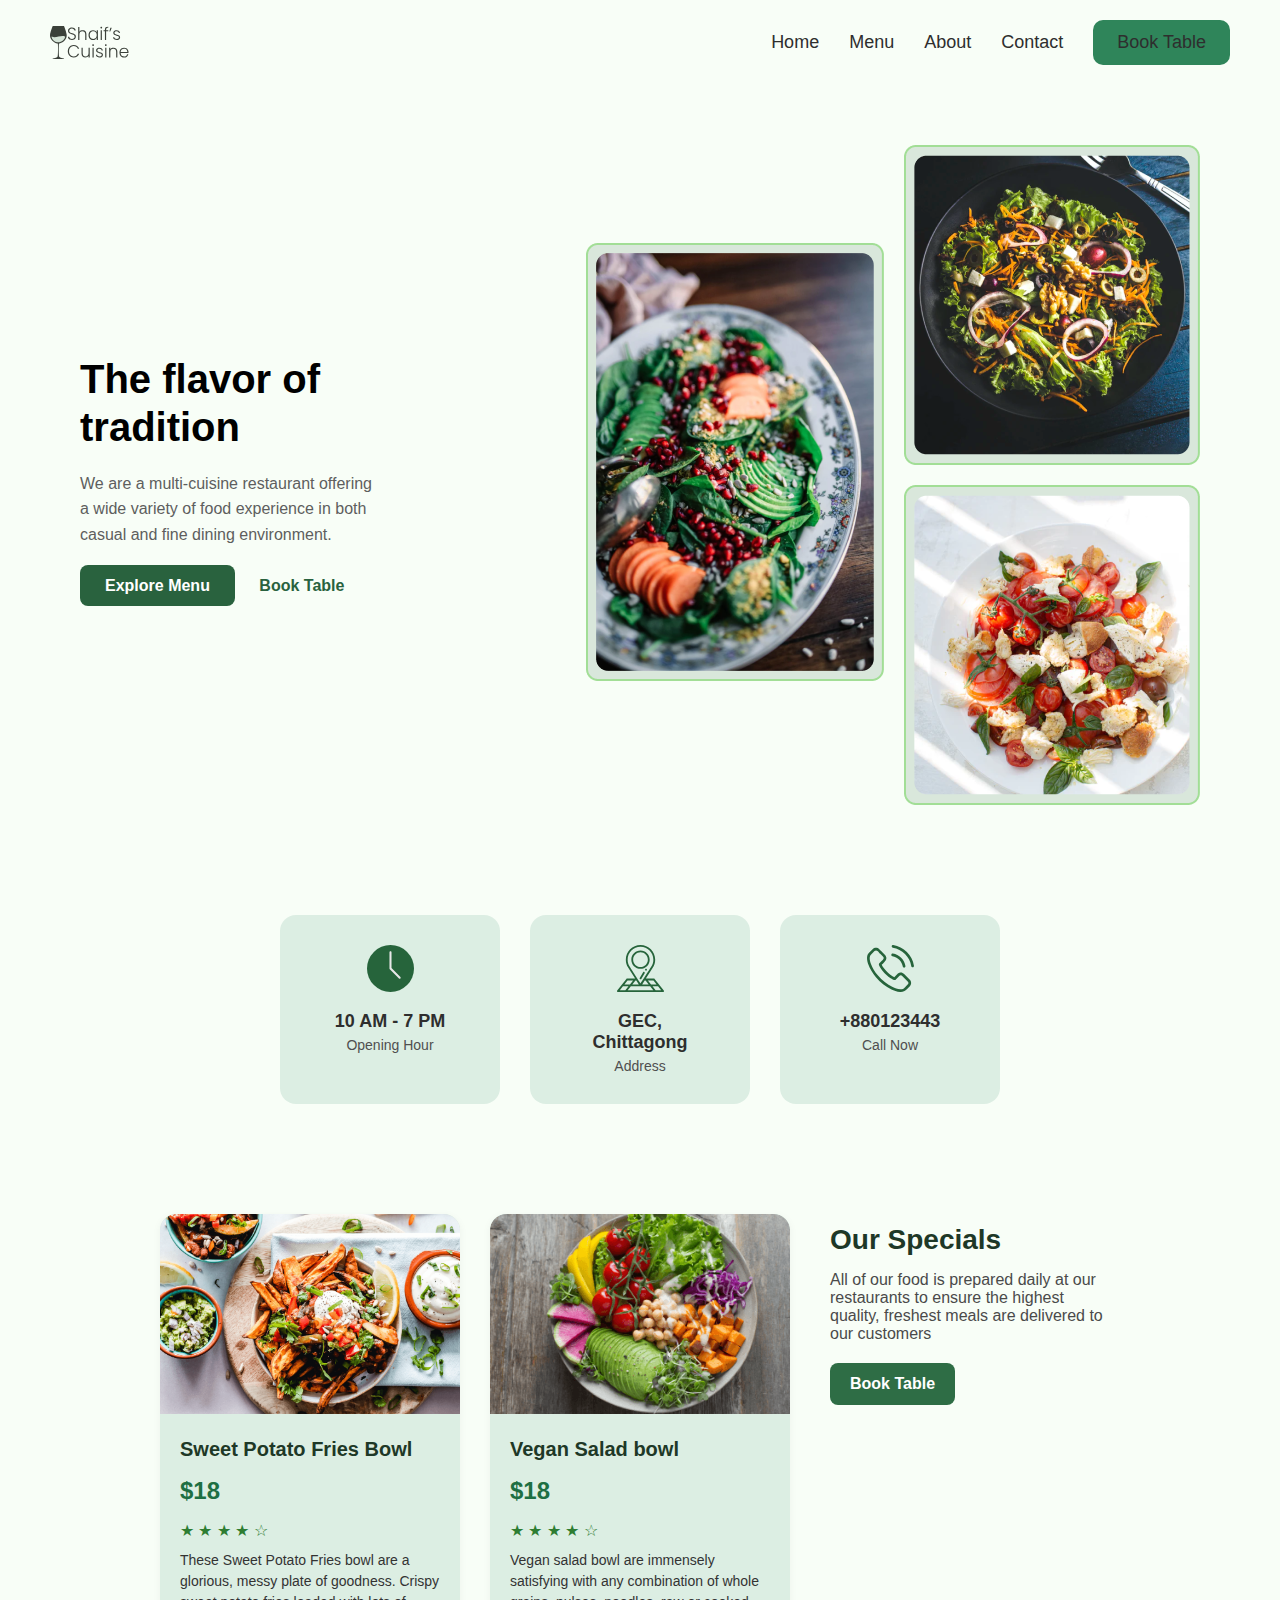
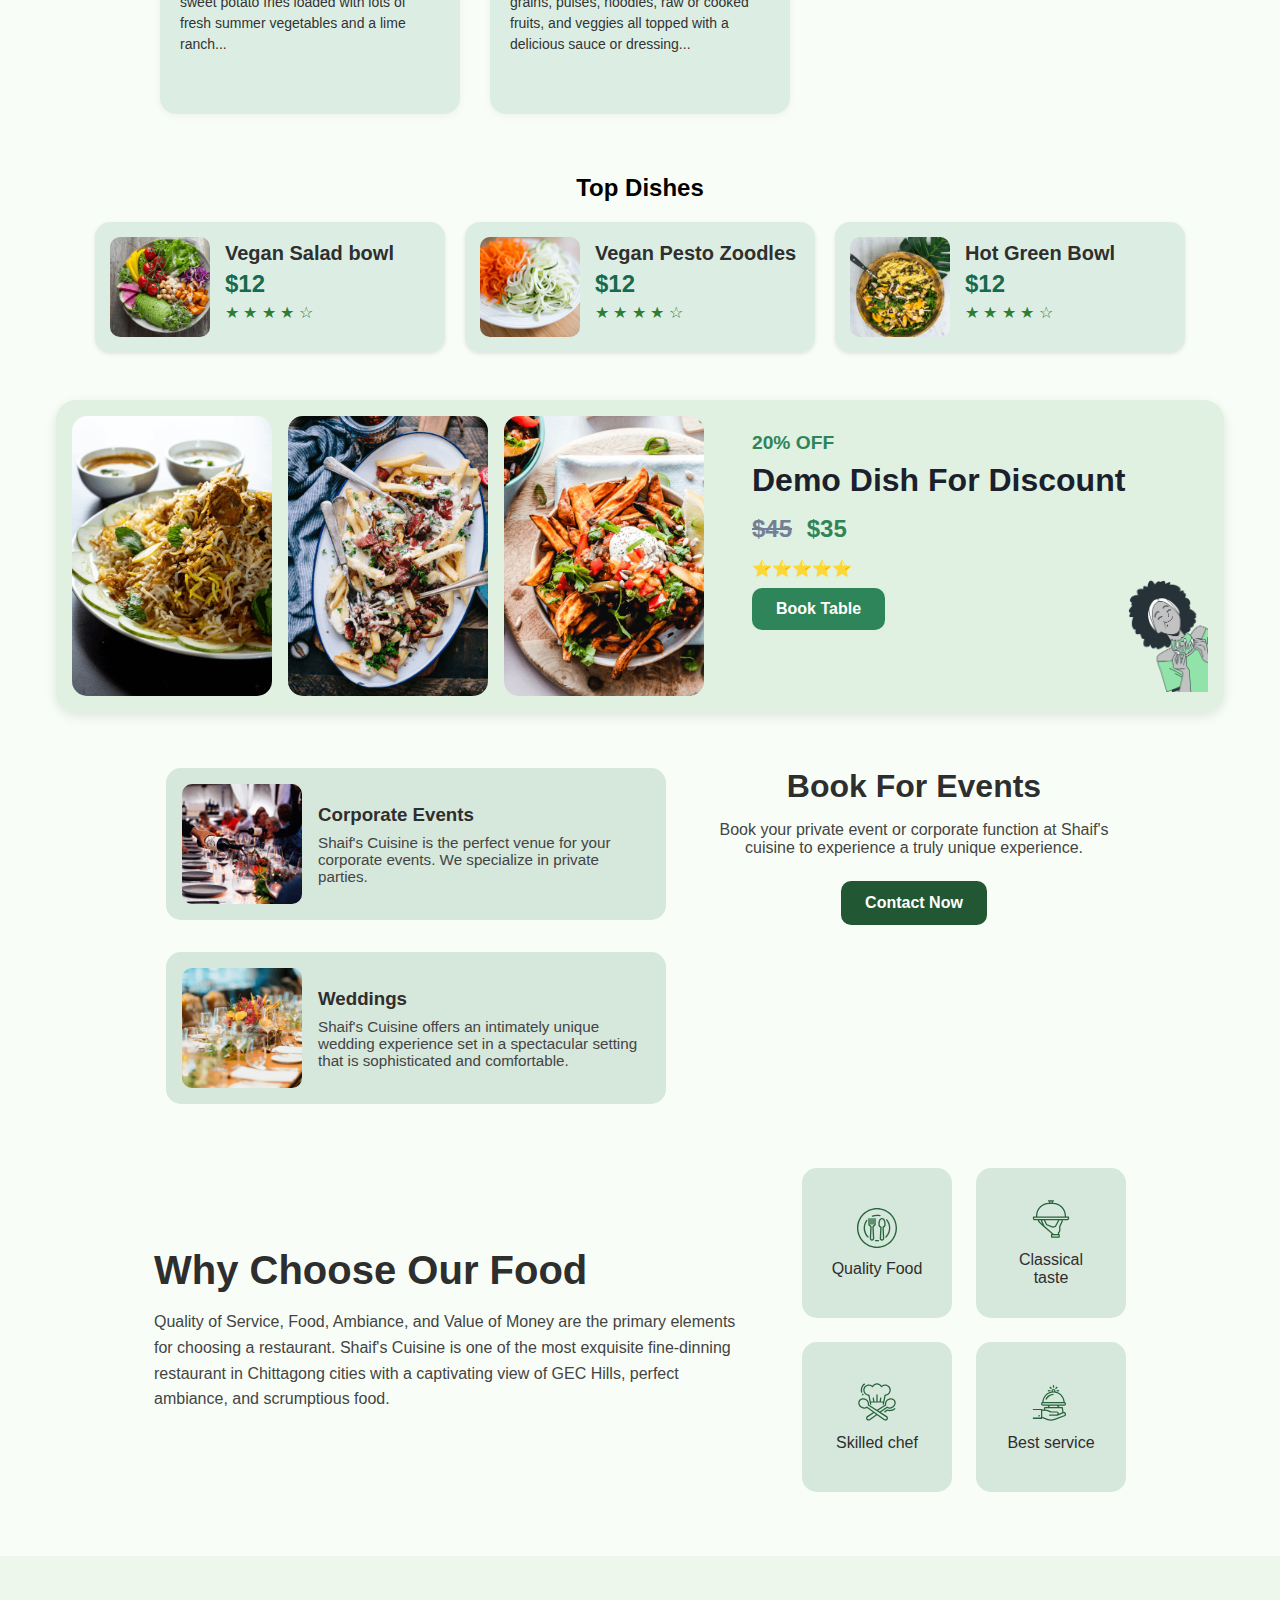
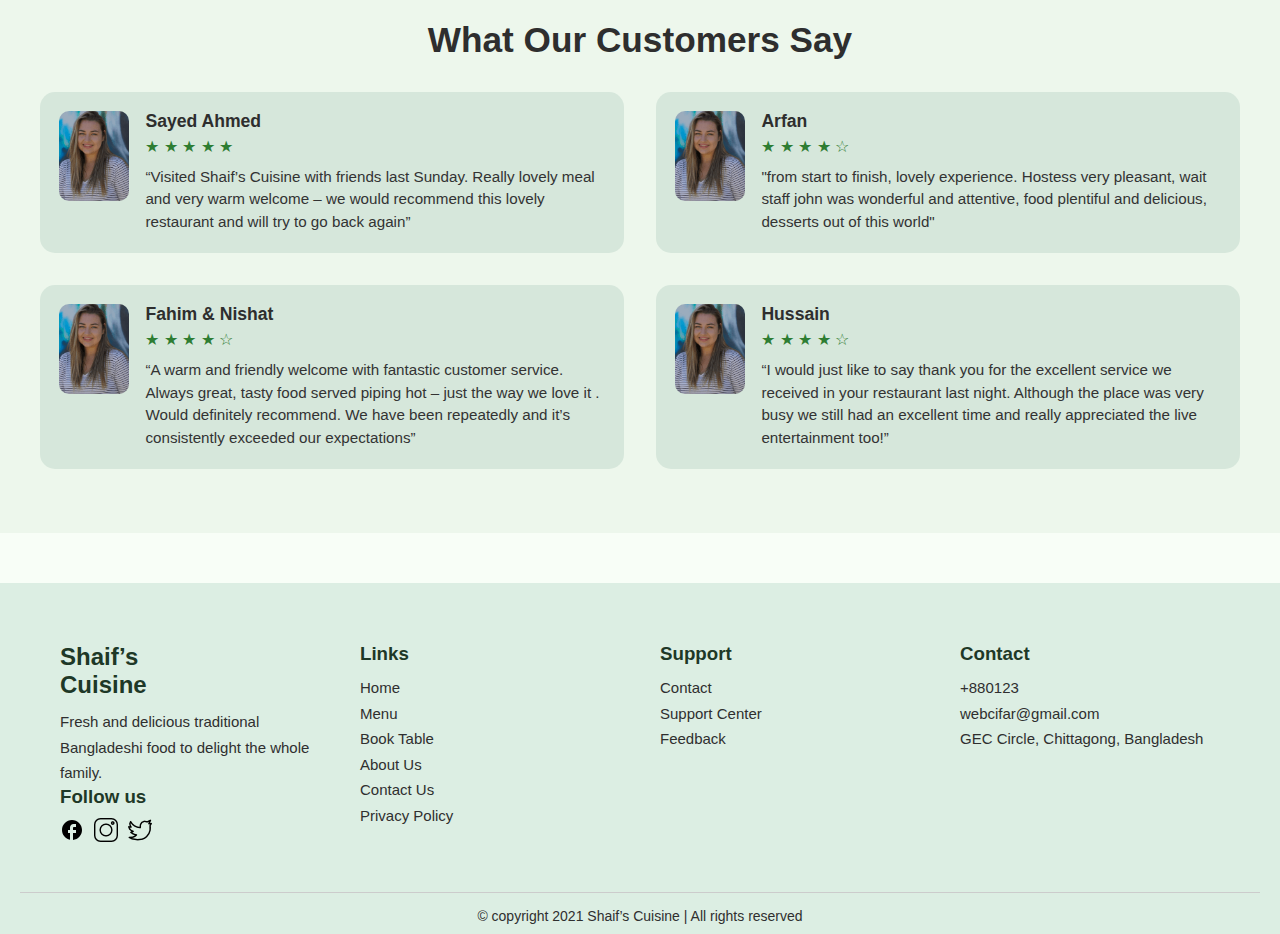
<file: index.html>
<!DOCTYPE html>
<html lang="en">
<head>
    <meta charset="UTF-8">
    <meta name="viewport" content="width=device-width, initial-scale=1.0">
    <title>Shaif's Cuisine Restaurant website</title>
    <link rel="icon" href="image/favicon.ico" type="image/x-icon">
    <link rel="stylesheet" href="style.css">
</head>
<body>
    <header class="navbar">
        <div class="logo-container">
          <img src="image/logo.svg" alt="Image not found" class="logo" />
        </div>
        <nav class="nav-links">
          <a href="index.html">Home</a>
          <a href="menu.html">Menu</a>
          <a href="about.html">About</a>
          <a href="contact.html">Contact</a>
          <a href="booktable.html" class="book-btn">Book Table</a>
        </nav>
      </header>
      <section class="hero-section">
        <div class="hero-text">
          <h1>The flavor of<br><span>tradition</span></h1>
          <p>We are a multi-cuisine restaurant offering<br>
            a wide variety of food experience in both<br>
            casual and fine dining environment.</p>
          <div class="hero-buttons">
            <a href="#" class="btn-primary">Explore Menu</a>
            <a href="#" class="btn-secondary">Book Table</a>
          </div>
        </div>
    
        <div class="hero-images">
          <img src="image/heroImg.png" alt="Image not found">
        </div>
      </section>  <!--end of herosection-->

      <section class="info-section">
        <div class="info-card">
          <img src="image/wall-clock-icon.svg" alt="Image not found">
          <h3>10 AM - 7 PM</h3>
          <p>Opening Hour</p>
        </div>
        <div class="info-card">
          <img src="image/address-icon.svg" alt="Image not found">
          <h3>GEC, Chittagong</h3>
          <p>Address</p>
        </div>
        <div class="info-card">
          <img src="image/phone-icon.svg" alt="Image not found">
          <h3>+880123443</h3>
          <p>Call Now</p>
        </div>
      </section> <!--end of info section-->

      <section class="specials-section">
        <div class="special-card">
          <img src="image/food-3.png" alt="Image not found">
          <div class="card-content">
            <h3>Sweet Potato Fries Bowl</h3>
            <p class="price">$18</p>
            <div class="stars">★ ★ ★ ★ ☆</div>
            <p class="desc">These Sweet Potato Fries bowl are a glorious, messy plate of goodness. Crispy sweet potato fries loaded with lots of fresh summer vegetables and a lime ranch...</p>
          </div>
        </div>
    
        <div class="special-card">
          <img src="image/food-1.png" alt="Image not found">
          <div class="card-content">
            <h3>Vegan Salad bowl</h3>
            <p class="price">$18</p>
            <div class="stars">★ ★ ★ ★ ☆</div>
            <p class="desc">Vegan salad bowl are immensely satisfying with any combination of whole grains, pulses, noodles, raw or cooked fruits, and veggies all topped with a delicious sauce or dressing...</p>
          </div>
        </div>
    
        <div class="special-info">
          <h2>Our Specials</h2>
          <p>All of our food is prepared daily at our restaurants to ensure the highest quality, freshest meals are delivered to our customers</p>
          <a href="#" class="btn-book">Book Table</a>
        </div>
      </section> <!--end of special section-->
      <section class="top-dishes-section">
        <h2>Top Dishes</h2>
        <div class="dishes-container">
          <div class="dish-card">
            <img src="image/food-1.png" alt="Image not found">
            <div class="dish-info">
              <h3>Vegan Salad bowl</h3>
              <p class="price">$12</p>
              <div class="stars">★ ★ ★ ★ ☆</div>
            </div>
          </div>
      
          <div class="dish-card">
            <img src="image/food-2.png" alt="Image not found">
            <div class="dish-info">
              <h3>Vegan Pesto Zoodles</h3>
              <p class="price">$12</p>
              <div class="stars">★ ★ ★ ★ ☆</div>
            </div>
          </div>
      
          <div class="dish-card">
            <img src="image/food-7.png" alt="Image not found">
            <div class="dish-info">
              <h3>Hot Green Bowl</h3>
              <p class="price">$12</p>
              <div class="stars">★ ★ ★ ★ ☆</div>
            </div>
          </div>
        </div>
      </section>  <!--end on top dishes section-->

    <section class="discount-section">
    <div class="card">
      <div class="images-section">
        <img src="image/food-5.png" alt="Image not found">
        <img src="image/food-4.png" alt="Image not found">
        <img src="image/food-3.png" alt="Image not found">
      </div>
      <div class="content-section">
        <p class="discount">20% OFF</p>
        <h1 class="title">Demo Dish For Discount</h1>
        <p class="price"><span class="old-price">$45</span> <span class="new-price">$35</span></p>
        <div class="stars">
          ⭐⭐⭐⭐⭐
        </div>
        <button class="book-btn">Book Table</button>
        <div class="illustration">
          <img src="image/discount-illustration.png" alt="Image not found">
        </div>
      </div>
    </div>
      </section><!--end of discount section-->
    

  <section class="book_event">
     <div class="container">
    <div class="left-section">
      <div class="event-card">
        <img src="image/event-corporate.png" alt="Image not found" />
        <div class="event-info">
          <h3>Corporate Events</h3>
          <p>Shaif's Cuisine is the perfect venue for your corporate events. We specialize in private parties.</p>
        </div>
      </div>

      <div class="event-card">
        <img src="image/event-weedings.png" alt="Image not found" />
        <div class="event-info">
          <h3>Weddings</h3>
          <p>Shaif's Cuisine offers an intimately unique wedding experience set in a spectacular setting that is sophisticated and comfortable.</p>
        </div>
      </div>
    </div>

    <div class="right-section">
      <h2>Book For Events</h2>
      <p>Book your private event or corporate function at Shaif's cuisine to experience a truly unique experience.</p>
      <a href="#" class="contact-button">Contact Now</a>
    </div>
  </div>
  </section><!--end of book_section-->

  <section class="why-choose-section">
    <div class="why-container">
      <div class="why-text">
        <h2>Why Choose Our Food</h2>
        <p>
          Quality of Service, Food, Ambiance, and Value of Money are the primary elements
          for choosing a restaurant. Shaif's Cuisine is one of the most exquisite fine-dinning
          restaurant in Chittagong cities with a captivating view of GEC Hills,
          perfect ambiance, and scrumptious food.
        </p>
      </div>
      <div class="why-icons">
        <div class="icon-box">
          <img src="image/whyUs-icon1.svg" alt="Image not found" />
          <p>Quality Food</p>
        </div>
        <div class="icon-box">
          <img src="image/whyUs-icon2.svg" alt="Image not found" />
          <p>Classical taste</p>
        </div>
        <div class="icon-box">
          <img src="image/whyUs-icon3.svg" alt="Image not found" />
          <p>Skilled chef</p>
        </div>
        <div class="icon-box">
          <img src="image/whyUs-icon4.svg" alt="Image not found" />
          <p>Best service</p>
        </div>
      </div>
    </div>
  </section><!--end of wyus section-->

  <section class="testimonial-section">
  <h2>What Our Customers Say</h2>
  <div class="testimonial-grid">
    <div class="testimonial-card">
      <img src="image/testimonial_img1.png" alt="Image not found" class="customer-img" />
      <div class="testimonial-content">
        <h3>Sayed Ahmed</h3>
        <p class="stars">★ ★ ★ ★ ★</p>
        <p class="feedback">
          “Visited Shaif’s Cuisine with friends last Sunday. Really lovely meal and very warm welcome – we would recommend this lovely restaurant and will try to go back again”
        </p>
      </div>
    </div>

    <div class="testimonial-card">
      <img src="image/testimonial_img1.png" alt="Image not found" class="customer-img" />
      <div class="testimonial-content">
        <h3>Arfan</h3>
        <p class="stars">★ ★ ★ ★ ☆</p>
        <p class="feedback">
          "from start to finish, lovely experience. Hostess very pleasant, wait staff john was wonderful and attentive, food plentiful and delicious, desserts out of this world"
        </p>
      </div>
    </div>

    <div class="testimonial-card">
      <img src="image/testimonial_img1.png" alt="Image not found" class="customer-img" />
      <div class="testimonial-content">
        <h3>Fahim & Nishat</h3>
        <p class="stars">★ ★ ★ ★ ☆</p>
        <p class="feedback">
          “A warm and friendly welcome with fantastic customer service. Always great, tasty food served piping hot – just the way we love it . Would definitely recommend. We have been repeatedly and it’s consistently exceeded our expectations”
        </p>
      </div>
    </div>

    <div class="testimonial-card">
      <img src="image/testimonial_img1.png" alt="Image not found" class="customer-img" />
      <div class="testimonial-content">
        <h3>Hussain</h3>
        <p class="stars">★ ★ ★ ★ ☆</p>
        <p class="feedback">
          “I would just like to say thank you for the excellent service we received in your restaurant last night. Although the place was very busy we still had an excellent time and really appreciated the live entertainment too!”
        </p>
      </div>
    </div>
  </div>
</section> <!--end of testimonial section-->


      <footer class="footer">
        <div class="footer-container">
          <div class="footer-column">
            <h2 class="logo"><i class="fas fa-wine-glass-alt"></i> Shaif’s Cuisine</h2>
            <p>Fresh and delicious traditional Bangladeshi food to delight the whole family.</p>
            <h3>Follow us</h3>
            <div class="social-icons">
              <img src="image/facebook.svg" alt="Image not found">
              <img src="image/instagram.png" alt="Image not found">
              <img src="image/twitter.png" alt="Image not found">
            </div>
          </div>
      
          <div class="footer-column">
            <h3>Links</h3>
            <ul>
              <li><a href="#">Home</a></li>
              <li><a href="#">Menu</a></li>
              <li><a href="#">Book Table</a></li>
              <li><a href="#">About Us</a></li>
              <li><a href="#">Contact Us</a></li>
              <li><a href="#">Privacy Policy</a></li>
            </ul>
          </div>
      
          <div class="footer-column">
            <h3>Support</h3>
            <ul>
              <li><a href="#">Contact</a></li>
              <li><a href="#">Support Center</a></li>
              <li><a href="#">Feedback</a></li>
            </ul>
          </div>
      
          <div class="footer-column">
            <h3>Contact</h3>
            <ul>
              <li>+880123</li>
              <li>webcifar@gmail.com</li>
              <li>GEC Circle, Chittagong, Bangladesh</li>
            </ul>
          </div>
        </div>
        <div class="footer-bottom">
          © copyright 2021 Shaif’s Cuisine | All rights reserved
        </div>
      </footer>
      
</body>
</html>
</file>
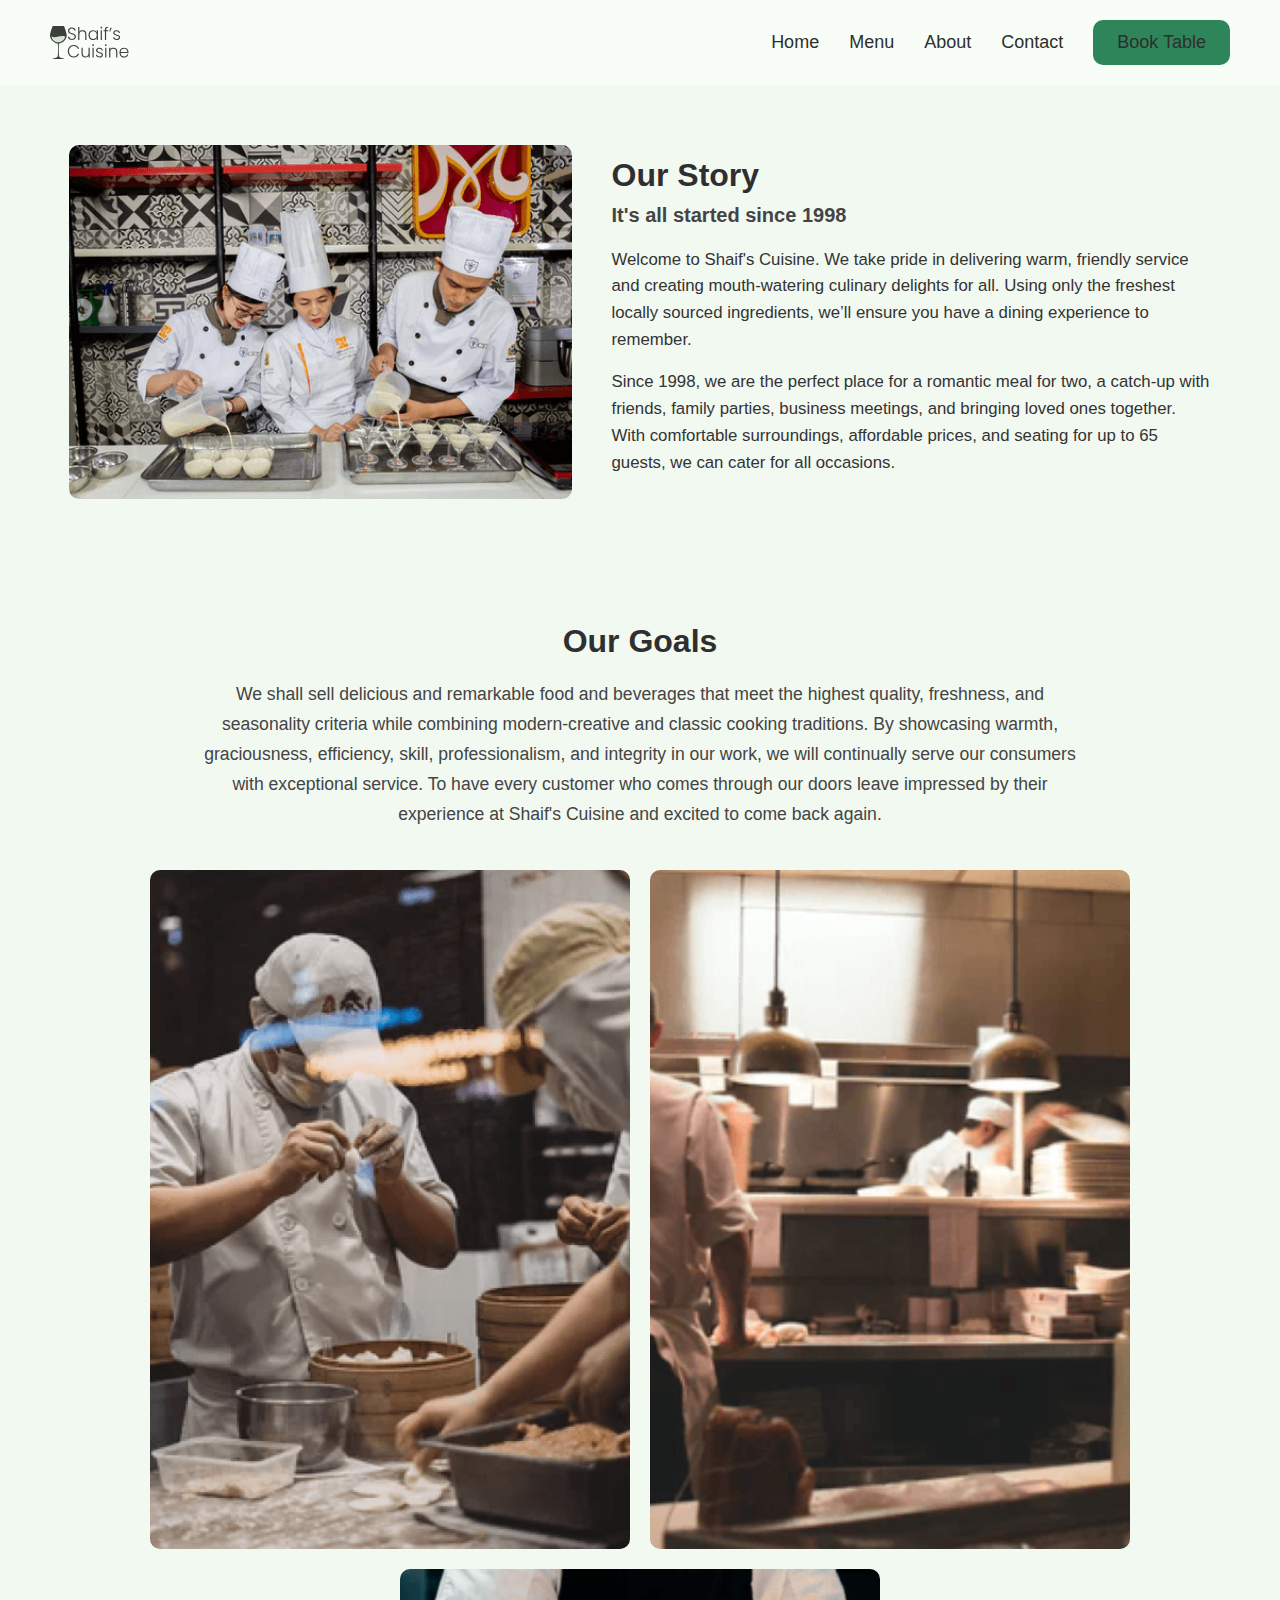
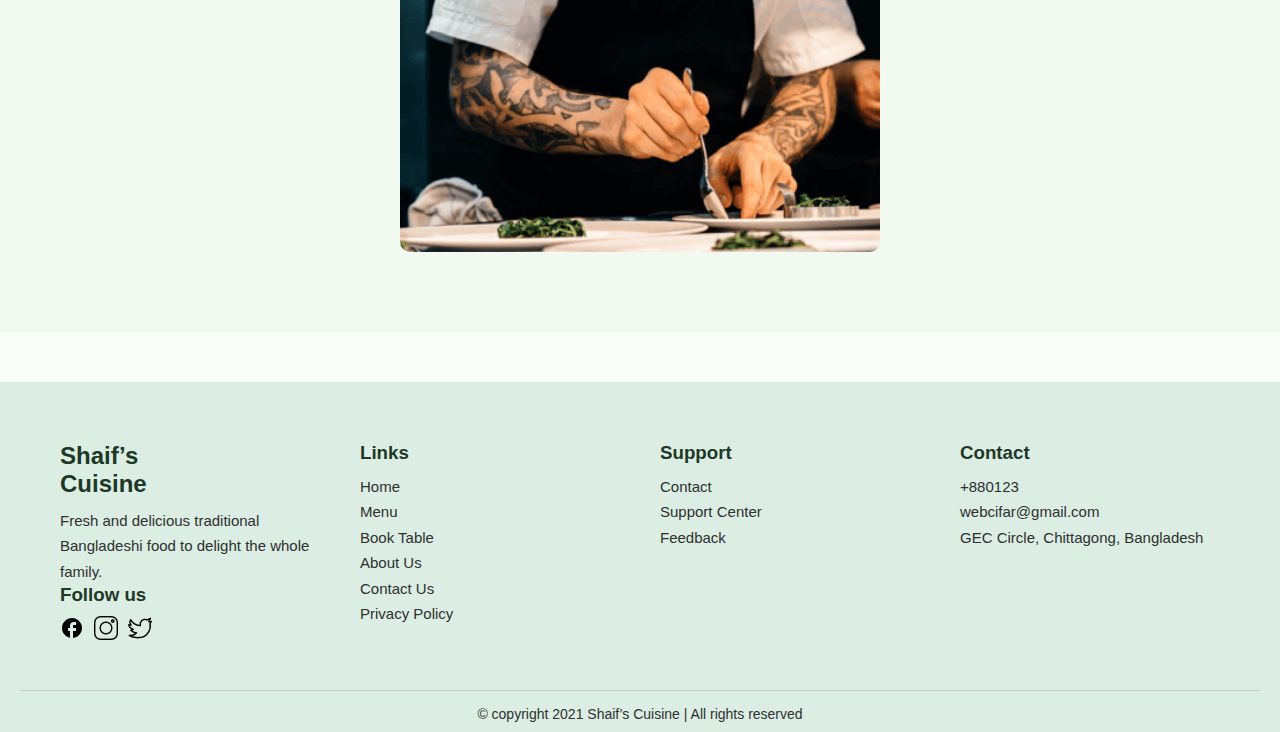
<file: about.html>
<!DOCTYPE html>
<html lang="en">
<head>
    <meta charset="UTF-8">
    <meta name="viewport" content="width=device-width, initial-scale=1.0">
    <title>About Page</title>
    <link rel="icon" href="image/favicon.ico" type="image/x-icon">
    <link rel="stylesheet" href="style.css">
    <link rel="stylesheet" href="about.css">
</head>
<body>
   <header class="navbar">
        <div class="logo-container">
          <img src="image/logo.svg" alt="Image not found" class="logo" />
        </div>
        <nav class="nav-links">
          <a href="index.html">Home</a>
          <a href="menu.html">Menu</a>
          <a href="about.html">About</a>
          <a href="contact.html">Contact</a>
          <a href="booktable.html" class="book-btn">Book Table</a>
        </nav>
      </header>
      <section class="our-story">
  <div class="story-container">
    <div class="story-image">
      <img src="image/ourStoryImg.png" alt="Image not found" />
    </div>
    <div class="story-text">
      <h2>Our Story</h2>
      <h4>It's all started since 1998</h4>
      <p>
        Welcome to Shaif's Cuisine. We take pride in delivering warm, friendly service and creating mouth-watering culinary delights for all.
        Using only the freshest locally sourced ingredients, we’ll ensure you have a dining experience to remember.
      </p>
      <p>
        Since 1998, we are the perfect place for a romantic meal for two, a catch-up with friends, family parties, business meetings,
        and bringing loved ones together. With comfortable surroundings, affordable prices, and seating for up to 65 guests,
        we can cater for all occasions.
      </p>
    </div>
  </div>
</section>

<section class="our-goals">
  <div class="goals-text">
    <h2>Our Goals</h2>
    <p>
      We shall sell delicious and remarkable food and beverages that meet the highest quality,
      freshness, and seasonality criteria while combining modern-creative and classic cooking traditions.
      By showcasing warmth, graciousness, efficiency, skill, professionalism, and integrity in our work,
      we will continually serve our consumers with exceptional service. To have every customer who comes
      through our doors leave impressed by their experience at Shaif's Cuisine and excited to come back again.
    </p>
  </div>
  <div class="goals-images">
    <div class="image-row">
      <img src="image/ourGoals_img1.png" alt="Image not found">
      <img src="image/ourGoals_img2.png" alt="Image not found">
    </div>
    <div class="image-row">
      <img src="image/ourGoals_img3.png" alt="Image not found">
    </div>
  </div>
</section>

<footer class="footer">
        <div class="footer-container">
          <div class="footer-column">
            <h2 class="logo"><i class="fas fa-wine-glass-alt"></i> Shaif’s Cuisine</h2>
            <p>Fresh and delicious traditional Bangladeshi food to delight the whole family.</p>
            <h3>Follow us</h3>
            <div class="social-icons">
              <img src="image/facebook.svg" alt="Image not found">
              <img src="image/instagram.png" alt="Image not found">
              <img src="image/twitter.png" alt="Image not found">
            </div>
          </div>
      
          <div class="footer-column">
            <h3>Links</h3>
            <ul>
              <li><a href="#">Home</a></li>
              <li><a href="#">Menu</a></li>
              <li><a href="#">Book Table</a></li>
              <li><a href="#">About Us</a></li>
              <li><a href="#">Contact Us</a></li>
              <li><a href="#">Privacy Policy</a></li>
            </ul>
          </div>
      
          <div class="footer-column">
            <h3>Support</h3>
            <ul>
              <li><a href="#">Contact</a></li>
              <li><a href="#">Support Center</a></li>
              <li><a href="#">Feedback</a></li>
            </ul>
          </div>
      
          <div class="footer-column">
            <h3>Contact</h3>
            <ul>
              <li>+880123</li>
              <li>webcifar@gmail.com</li>
              <li>GEC Circle, Chittagong, Bangladesh</li>
            </ul>
          </div>
        </div>
        <div class="footer-bottom">
          © copyright 2021 Shaif’s Cuisine | All rights reserved
        </div>
      </footer> 
</body>
</html>
</file>
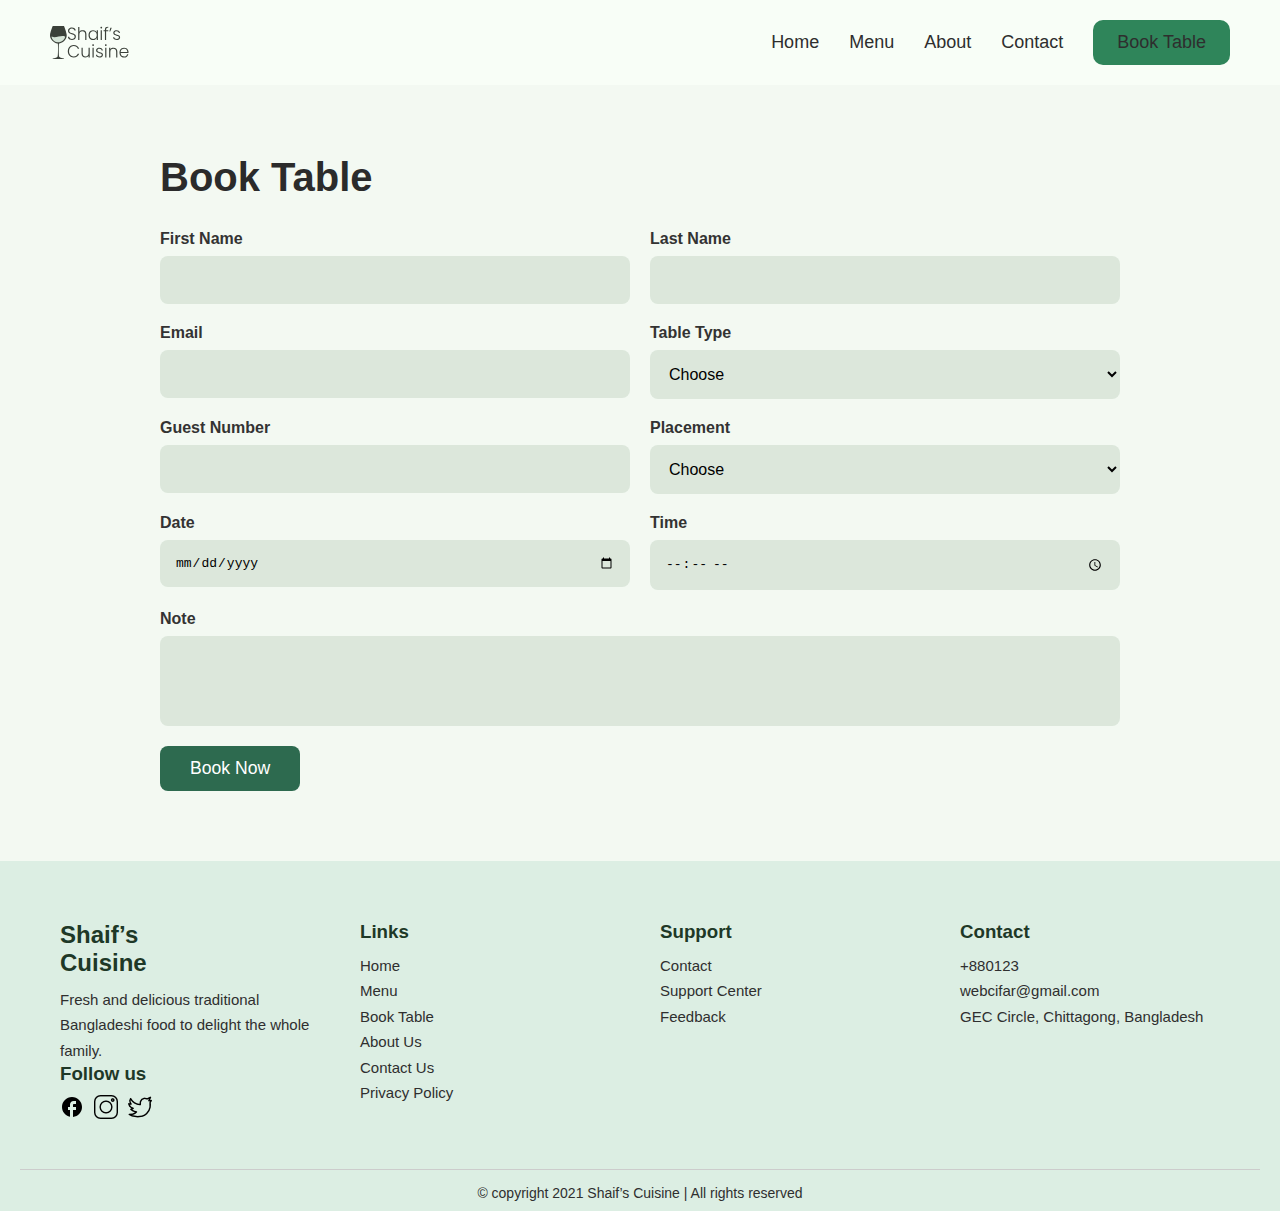
<file: booktable.html>
<!DOCTYPE html>
<html lang="en">
<head>
    <meta charset="UTF-8">
    <meta name="viewport" content="width=device-width, initial-scale=1.0">
    <title>Book Table Page</title>
    <link rel="icon" href="image/favicon.ico" type="image/x-icon">
    <link rel="stylesheet" href="style.css">
    <link rel="stylesheet" href="booktable.css">
</head>
<body>
     <header class="navbar">
        <div class="logo-container">
          <img src="image/logo.svg" alt="Image not found" class="logo" />
        </div>
        <nav class="nav-links">
          <a href="index.html">Home</a>
          <a href="menu.html">Menu</a>
          <a href="about.html">About</a>
          <a href="contact.html">Contact</a>
          <a href="booktable.html" class="book-btn">Book Table</a>
        </nav>
      </header>

       <div class="form-container">
    <h1>Book Table</h1>
    <form action="#" method="post">
      <div class="form-row">
        <div class="form-group">
          <label for="firstName">First Name</label>
          <input type="text" id="firstName" name="firstName" required />
        </div>
        <div class="form-group">
          <label for="lastName">Last Name</label>
          <input type="text" id="lastName" name="lastName" required />
        </div>
      </div>

      <div class="form-row">
        <div class="form-group">
          <label for="email">Email</label>
          <input type="email" id="email" name="email" required />
        </div>
        <div class="form-group">
          <label for="tableType">Table Type</label>
          <select id="tableType" name="tableType" required>
            <option value="">Choose</option>
            <option value="2-seat">2 Seat</option>
            <option value="4-seat">4 Seat</option>
            <option value="6-seat">6 Seat</option>
          </select>
        </div>
      </div>

      <div class="form-row">
        <div class="form-group">
          <label for="guestNumber">Guest Number</label>
          <input type="number" id="guestNumber" name="guestNumber" required />
        </div>
        <div class="form-group">
          <label for="placement">Placement</label>
          <select id="placement" name="placement" required>
            <option value="">Choose</option>
            <option value="indoor">Indoor</option>
            <option value="outdoor">Outdoor</option>
            <option value="rooftop">Rooftop</option>
          </select>
        </div>
      </div>

      <div class="form-row">
        <div class="form-group">
          <label for="date">Date</label>
          <input type="date" id="date" name="date" required />
        </div>
        <div class="form-group">
          <label for="time">Time</label>
          <input type="time" id="time" name="time" required />
        </div>
      </div>

      <div class="form-group full-width">
        <label for="note">Note</label>
        <textarea id="note" name="note" rows="4"></textarea>
      </div>

      <button type="submit">Book Now</button>
    </form>
  </div>

       <footer class="footer">
        <div class="footer-container">
          <div class="footer-column">
            <h2 class="logo"><i class="fas fa-wine-glass-alt"></i> Shaif’s Cuisine</h2>
            <p>Fresh and delicious traditional Bangladeshi food to delight the whole family.</p>
            <h3>Follow us</h3>
            <div class="social-icons">
              <img src="image/facebook.svg" alt="Image not found">
              <img src="image/instagram.png" alt="Image not found">
              <img src="image/twitter.png" alt="Image not found">
            </div>
          </div>
      
          <div class="footer-column">
            <h3>Links</h3>
            <ul>
              <li><a href="#">Home</a></li>
              <li><a href="#">Menu</a></li>
              <li><a href="#">Book Table</a></li>
              <li><a href="#">About Us</a></li>
              <li><a href="#">Contact Us</a></li>
              <li><a href="#">Privacy Policy</a></li>
            </ul>
          </div>
      
          <div class="footer-column">
            <h3>Support</h3>
            <ul>
              <li><a href="#">Contact</a></li>
              <li><a href="#">Support Center</a></li>
              <li><a href="#">Feedback</a></li>
            </ul>
          </div>
      
          <div class="footer-column">
            <h3>Contact</h3>
            <ul>
              <li>+880123</li>
              <li>webcifar@gmail.com</li>
              <li>GEC Circle, Chittagong, Bangladesh</li>
            </ul>
          </div>
        </div>
        <div class="footer-bottom">
          © copyright 2021 Shaif’s Cuisine | All rights reserved
        </div>
      </footer>
      
</body>
</html>
</file>
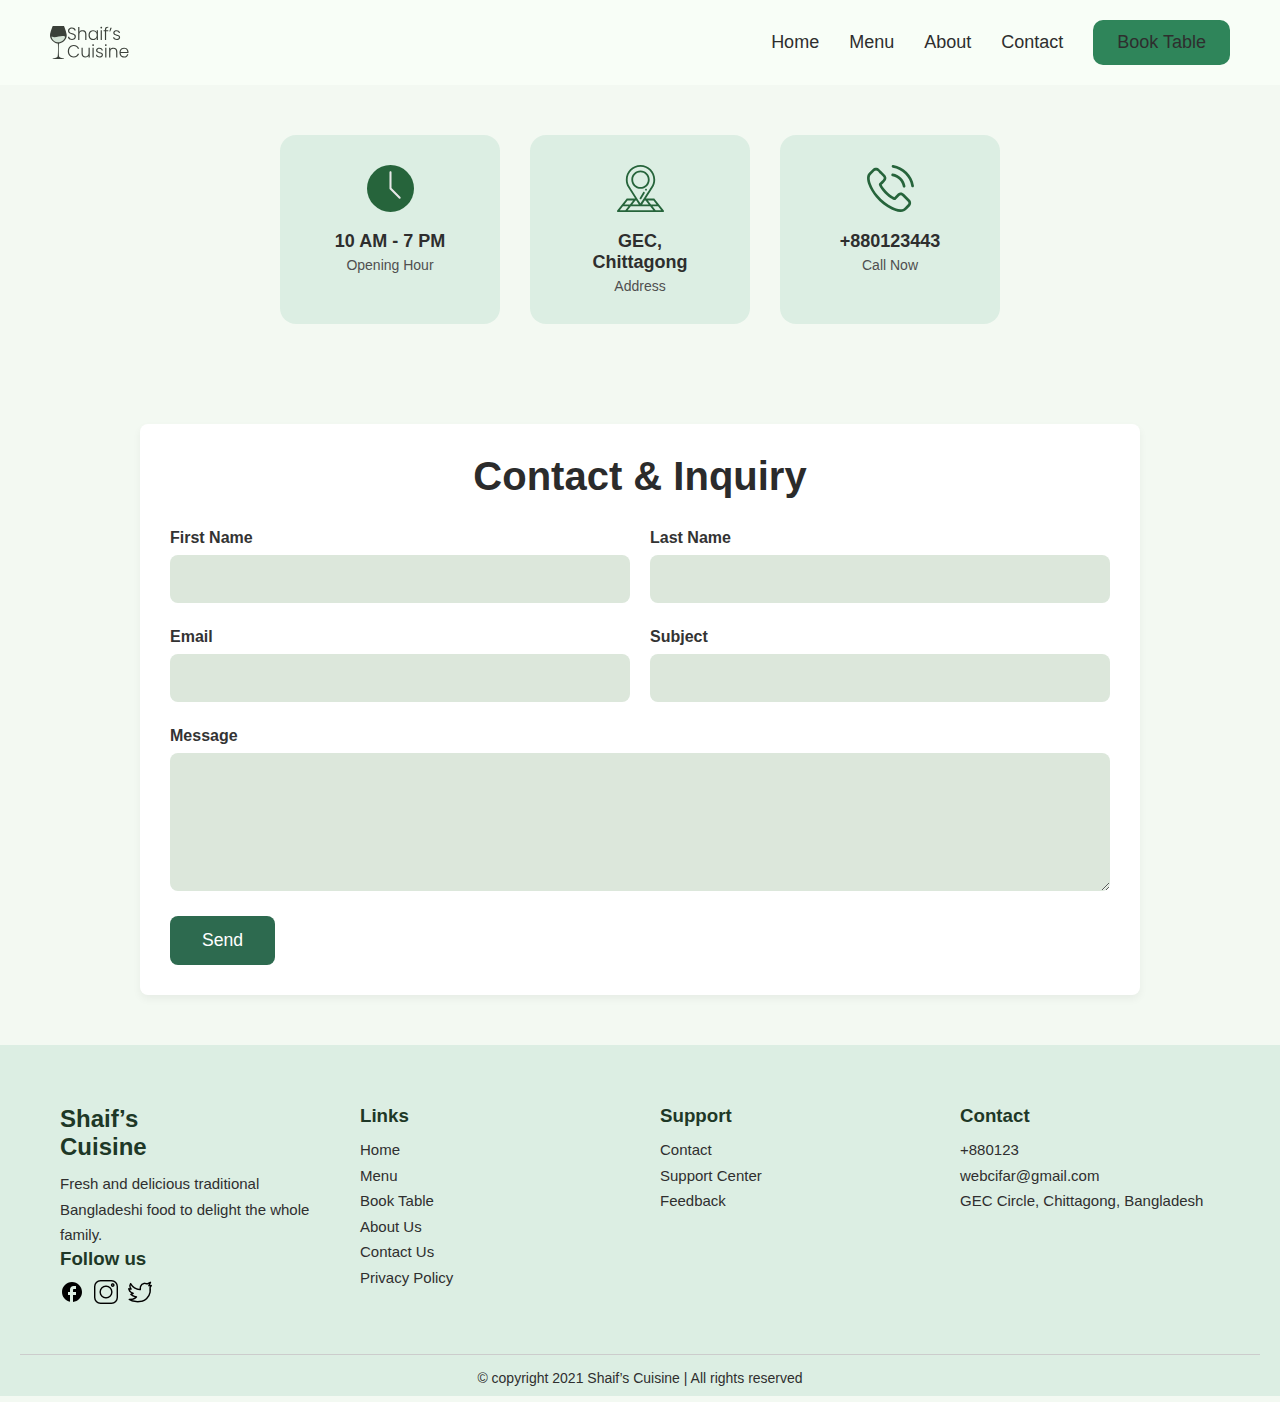
<file: contact.html>
<!DOCTYPE html>
<html lang="en">
<head>
    <meta charset="UTF-8">
    <meta name="viewport" content="width=device-width, initial-scale=1.0">
    <title>Contact Page</title>
    <link rel="icon" href="image/favicon.ico" type="image/x-icon">
    <link rel="stylesheet" href="style.css">
    <link rel="stylesheet" href="contact.css">
</head>
<body>
    <header class="navbar">
        <div class="logo-container">
          <img src="image/logo.svg" alt="Image not found" class="logo" />
        </div>
        <nav class="nav-links">
          <a href="index.html">Home</a>
          <a href="menu.html">Menu</a>
          <a href="about.html">About</a>
          <a href="contact.html">Contact</a>
          <a href="booktable.html" class="book-btn">Book Table</a>
        </nav>
      </header>
    <section class="info-section">
        <div class="info-card">
          <img src="image/wall-clock-icon.svg" alt="Image not found">
          <h3>10 AM - 7 PM</h3>
          <p>Opening Hour</p>
        </div>
        <div class="info-card">
          <img src="image/address-icon.svg" alt="Image not found">
          <h3>GEC, Chittagong</h3>
          <p>Address</p>
        </div>
        <div class="info-card">
          <img src="image/phone-icon.svg" alt="Image not found">
          <h3>+880123443</h3>
          <p>Call Now</p>
        </div>
      </section> <!--end of info section-->

       <div class="form-container">
    <h1>Contact & Inquiry</h1>
    <form action="#" method="post">
      <div class="form-row">
        <div class="form-group">
          <label for="firstName">First Name</label>
          <input type="text" id="firstName" name="firstName" required>
        </div>
        <div class="form-group">
          <label for="lastName">Last Name</label>
          <input type="text" id="lastName" name="lastName" required>
        </div>
      </div>

      <div class="form-row">
        <div class="form-group">
          <label for="email">Email</label>
          <input type="email" id="email" name="email" required>
        </div>
        <div class="form-group">
          <label for="subject">Subject</label>
          <input type="text" id="subject" name="subject" required>
        </div>
      </div>

      <div class="form-group full-width">
        <label for="message">Message</label>
        <textarea id="message" name="message" rows="6" required></textarea>
      </div>

      <button type="submit">Send</button>
    </form>
  </div>
      
      <footer class="footer">
        <div class="footer-container">
          <div class="footer-column">
            <h2 class="logo"><i class="fas fa-wine-glass-alt"></i> Shaif’s Cuisine</h2>
            <p>Fresh and delicious traditional Bangladeshi food to delight the whole family.</p>
            <h3>Follow us</h3>
            <div class="social-icons">
              <img src="image/facebook.svg" alt="Image not found">
              <img src="image/instagram.png" alt="Image not found">
              <img src="image/twitter.png" alt="Image not found">
            </div>
          </div>
      
          <div class="footer-column">
            <h3>Links</h3>
            <ul>
              <li><a href="#">Home</a></li>
              <li><a href="#">Menu</a></li>
              <li><a href="#">Book Table</a></li>
              <li><a href="#">About Us</a></li>
              <li><a href="#">Contact Us</a></li>
              <li><a href="#">Privacy Policy</a></li>
            </ul>
          </div>
      
          <div class="footer-column">
            <h3>Support</h3>
            <ul>
              <li><a href="#">Contact</a></li>
              <li><a href="#">Support Center</a></li>
              <li><a href="#">Feedback</a></li>
            </ul>
          </div>
      
          <div class="footer-column">
            <h3>Contact</h3>
            <ul>
              <li>+880123</li>
              <li>webcifar@gmail.com</li>
              <li>GEC Circle, Chittagong, Bangladesh</li>
            </ul>
          </div>
        </div>
        <div class="footer-bottom">
          © copyright 2021 Shaif’s Cuisine | All rights reserved
        </div>
      </footer>
</body>
</html>
</file>
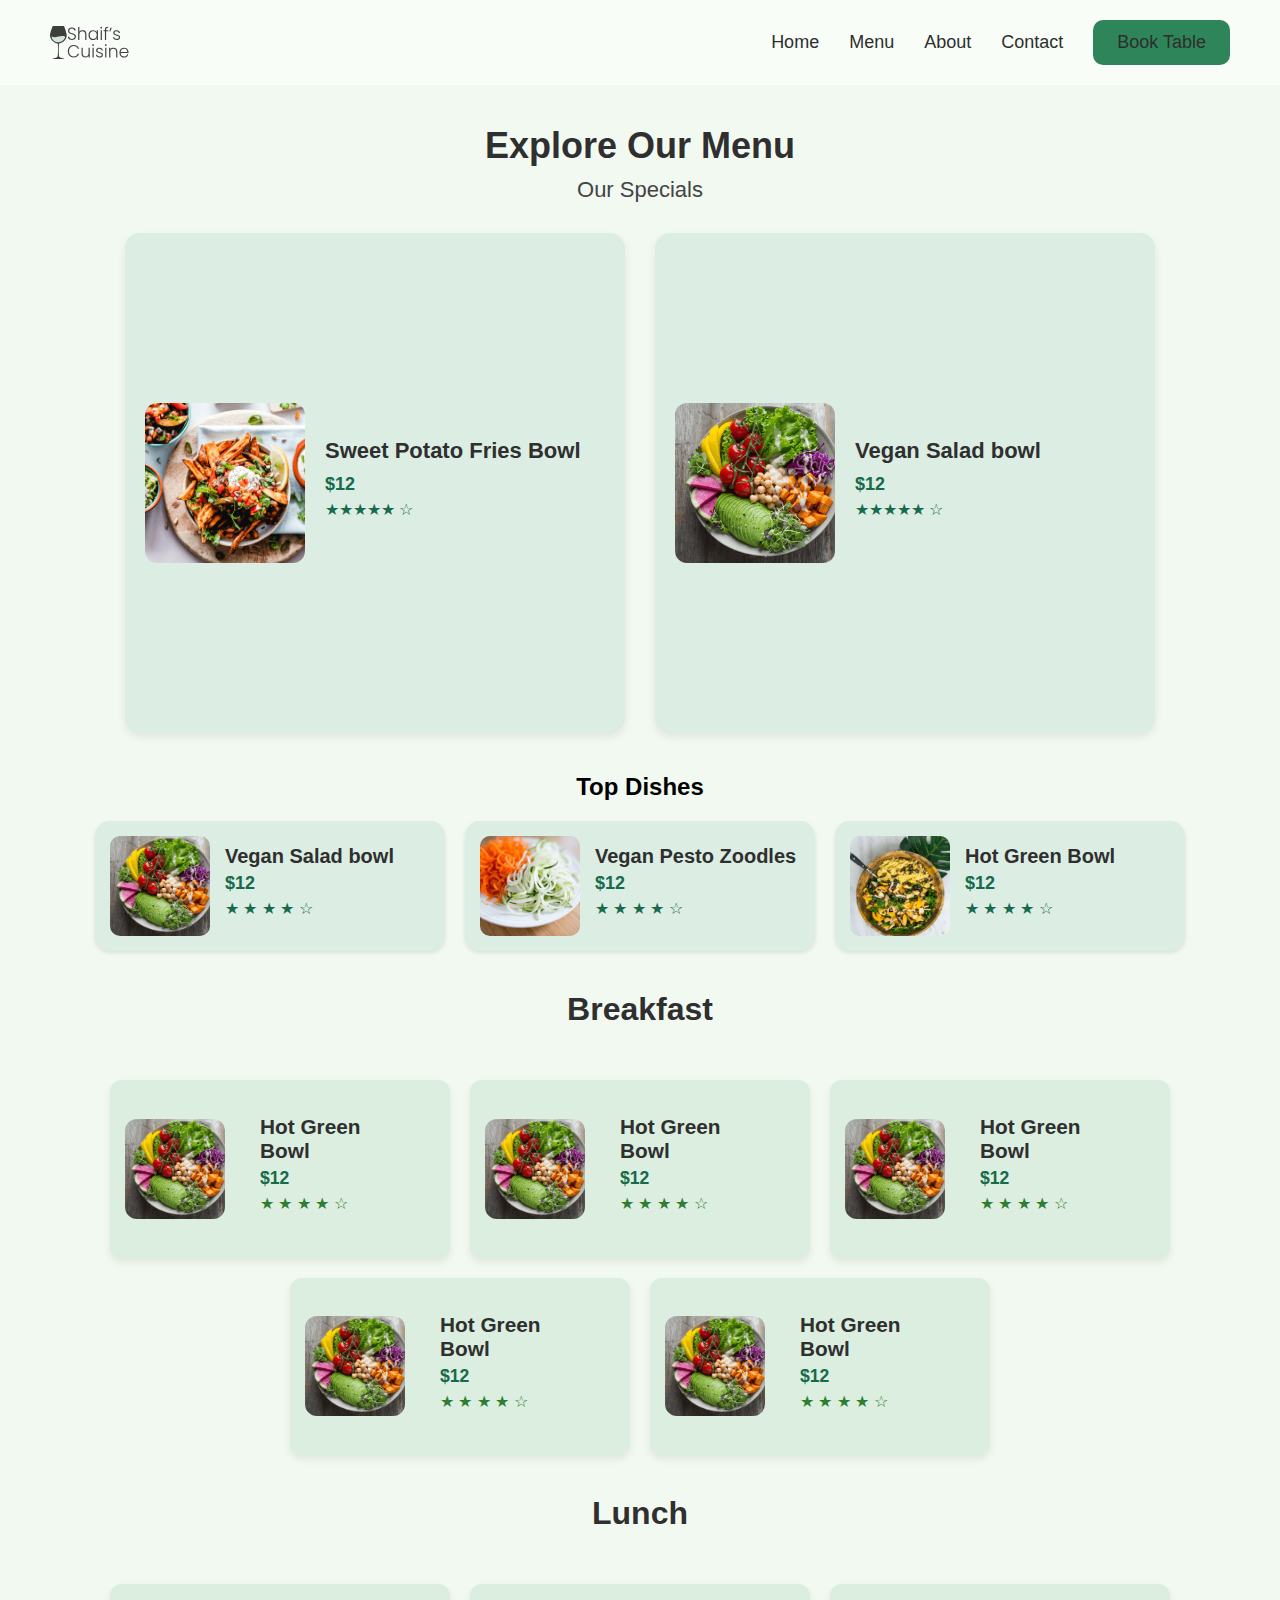
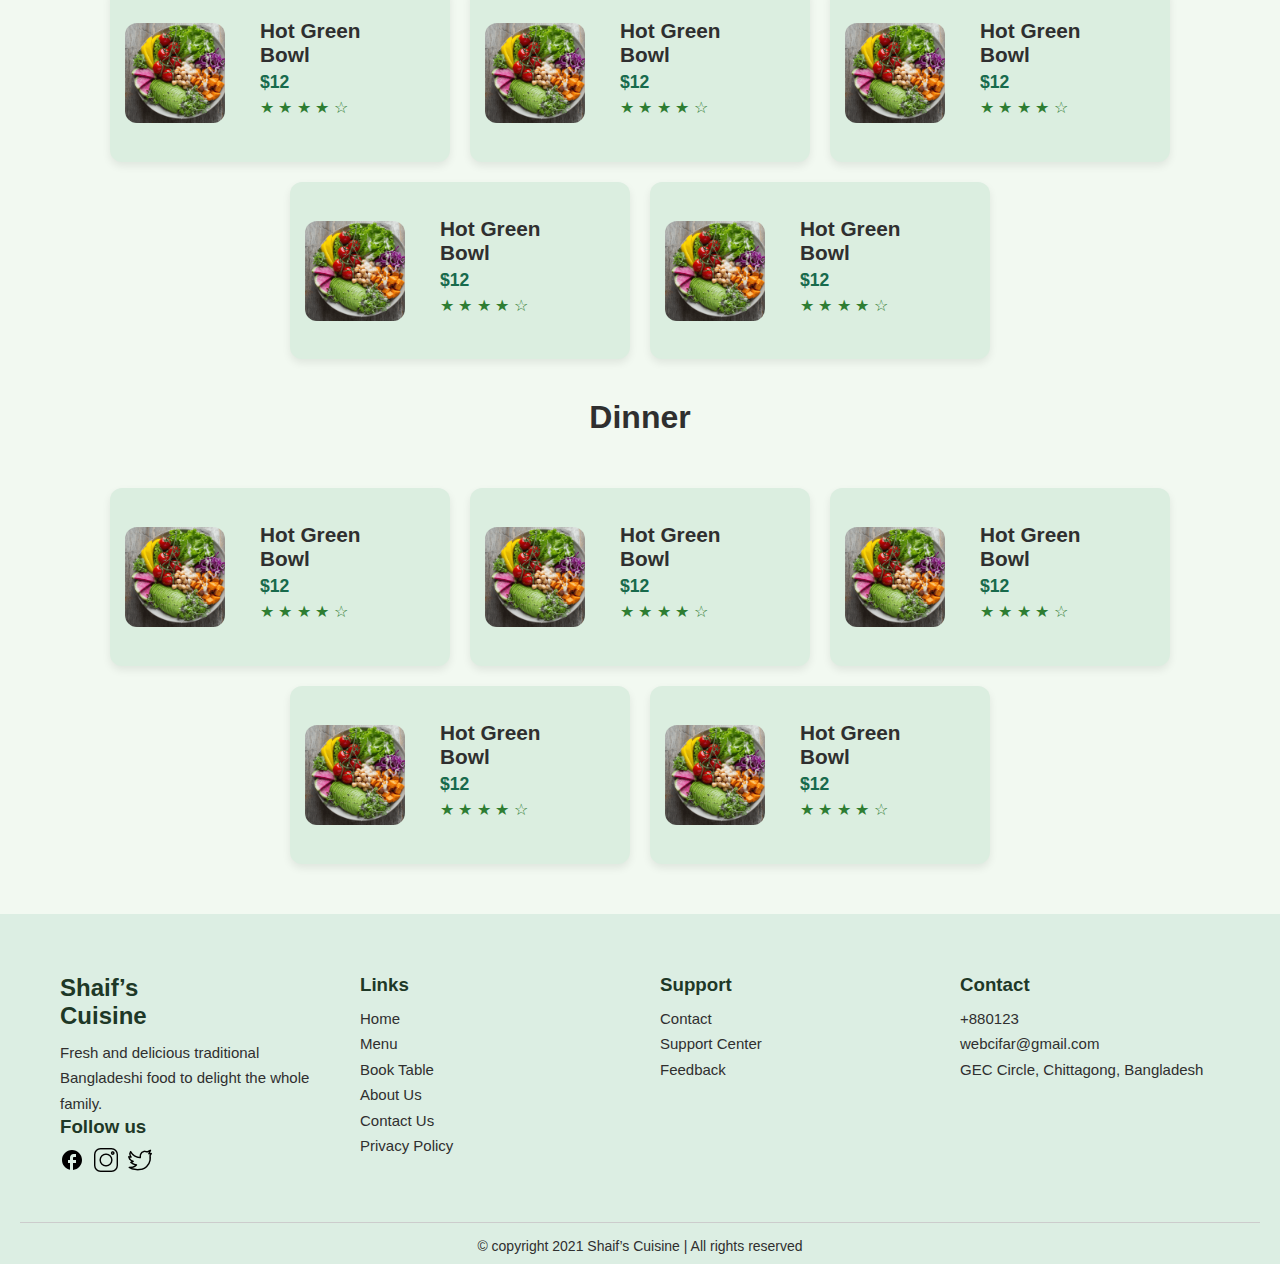
<file: menu.html>
<!DOCTYPE html>
<html lang="en">
<head>
    <meta charset="UTF-8">
    <meta name="viewport" content="width=device-width, initial-scale=1.0">
    <title>Menu Page</title>
    <link rel="icon" href="image/favicon.ico" type="image/x-icon">
    <link rel="stylesheet" href="style.css">
    <link rel="stylesheet" href="menu.css">
</head>
<body>
     <header class="navbar">
        <div class="logo-container">
          <img src="image/logo.svg" alt="Image not found" class="logo" />
        </div>
        <nav class="nav-links">
          <a href="index.html">Home</a>
          <a href="menu.html">Menu</a>
          <a href="about.html">About</a>
          <a href="contact.html">Contact</a>
          <a href="booktable.html" class="book-btn">Book Table</a>
        </nav>
      </header>
     <section class="menu-section">
  <h2 class="menu-title">Explore Our Menu</h2>
  <p class="menu-subtitle">Our Specials</p>

  <div class="specials-container">
    <div class="special-card">
      <img src="image/food-3.png" alt="Image not found">
      <div class="card-info">
        <h3>Sweet Potato Fries Bowl</h3>
        <p class="price">$12</p>
        <p class="stars">★★★★★ ☆</p>
      </div>
    </div>

    <div class="special-card">
      <img src="image/food-1.png" alt="Image not found">
      <div class="card-info">
        <h3>Vegan Salad bowl</h3>
        <p class="price">$12</p>
        <p class="stars">★★★★★ ☆</p>
      </div>
    </div>
  </div>
</section> <!--end of special container-->

    <section class="top-dishes-section">
        <h2>Top Dishes</h2>
        <div class="dishes-container">
          <div class="dish-card">
            <img src="image/food-1.png" alt="Image not found">
            <div class="dish-info">
              <h3>Vegan Salad bowl</h3>
              <p class="price">$12</p>
              <div class="stars">★ ★ ★ ★ ☆</div>
            </div>
          </div>
      
          <div class="dish-card">
            <img src="image/food-2.png" alt="Image not found">
            <div class="dish-info">
              <h3>Vegan Pesto Zoodles</h3>
              <p class="price">$12</p>
              <div class="stars">★ ★ ★ ★ ☆</div>
            </div>
          </div>
      
          <div class="dish-card">
            <img src="image/food-7.png" alt="Image not found">
            <div class="dish-info">
              <h3>Hot Green Bowl</h3>
              <p class="price">$12</p>
              <div class="stars">★ ★ ★ ★ ☆</div>
            </div>
          </div>
        </div>
      </section>  <!--end on top dishes section-->

       <div class="container">
    <h1>Breakfast</h1>
    <div class="card-grid">
      <div class="card">
        <img src="image/food-1.png" alt="Image not found">
        <div class="card-content">
          <h2>Hot Green Bowl</h2>
          <p class="price">$12</p>
          <p class="stars">★ ★ ★ ★ ☆</p>
        </div>
      </div>
      <div class="card">
        <img src="image/food-1.png" alt="Image not found">
        <div class="card-content">
          <h2>Hot Green Bowl</h2>
          <p class="price">$12</p>
          <p class="stars">★ ★ ★ ★ ☆</p>
        </div>
      </div>
      <div class="card">
        <img src="image/food-1.png" alt="Image not found">
        <div class="card-content">
          <h2>Hot Green Bowl</h2>
          <p class="price">$12</p>
          <p class="stars">★ ★ ★ ★ ☆</p>
        </div>
      </div>
      <div class="card">
        <img src="image/food-1.png" alt="Image not found">
        <div class="card-content">
          <h2>Hot Green Bowl</h2>
          <p class="price">$12</p>
          <p class="stars">★ ★ ★ ★ ☆</p>
        </div>
      </div>
      <div class="card">
        <img src="image/food-1.png" alt="Image not found">
        <div class="card-content">
          <h2>Hot Green Bowl</h2>
          <p class="price">$12</p>
          <p class="stars">★ ★ ★ ★ ☆</p>
        </div>
      </div>
    </div>
  </div>

   <div class="container">
    <h1>Lunch</h1>
    <div class="card-grid">
      <div class="card">
        <img src="image/food-1.png" alt="Image not found">
        <div class="card-content">
          <h2>Hot Green Bowl</h2>
          <p class="price">$12</p>
          <p class="stars">★ ★ ★ ★ ☆</p>
        </div>
      </div>
      <div class="card">
        <img src="image/food-1.png" alt="Image not found">
        <div class="card-content">
          <h2>Hot Green Bowl</h2>
          <p class="price">$12</p>
          <p class="stars">★ ★ ★ ★ ☆</p>
        </div>
      </div>
      <div class="card">
        <img src="image/food-1.png" alt="Image not found">
        <div class="card-content">
          <h2>Hot Green Bowl</h2>
          <p class="price">$12</p>
          <p class="stars">★ ★ ★ ★ ☆</p>
        </div>
      </div>
      <div class="card">
        <img src="image/food-1.png" alt="Image not found">
        <div class="card-content">
          <h2>Hot Green Bowl</h2>
          <p class="price">$12</p>
          <p class="stars">★ ★ ★ ★ ☆</p>
        </div>
      </div>
      <div class="card">
        <img src="image/food-1.png" alt="Image not found">
        <div class="card-content">
          <h2>Hot Green Bowl</h2>
          <p class="price">$12</p>
          <p class="stars">★ ★ ★ ★ ☆</p>
        </div>
      </div>
    </div>
  </div>

   <div class="container">
    <h1>Dinner</h1>
    <div class="card-grid">
      <div class="card">
        <img src="image/food-1.png" alt="Image not found">
        <div class="card-content">
          <h2>Hot Green Bowl</h2>
          <p class="price">$12</p>
          <p class="stars">★ ★ ★ ★ ☆</p>
        </div>
      </div>
      <div class="card">
        <img src="image/food-1.png" alt="Image not found">
        <div class="card-content">
          <h2>Hot Green Bowl</h2>
          <p class="price">$12</p>
          <p class="stars">★ ★ ★ ★ ☆</p>
        </div>
      </div>
      <div class="card">
        <img src="image/food-1.png" alt="Image not found">
        <div class="card-content">
          <h2>Hot Green Bowl</h2>
          <p class="price">$12</p>
          <p class="stars">★ ★ ★ ★ ☆</p>
        </div>
      </div>
      <div class="card">
        <img src="image/food-1.png" alt="Image not found">
        <div class="card-content">
          <h2>Hot Green Bowl</h2>
          <p class="price">$12</p>
          <p class="stars">★ ★ ★ ★ ☆</p>
        </div>
      </div>
      <div class="card">
        <img src="image/food-1.png" alt="Image not found">
        <div class="card-content">
          <h2>Hot Green Bowl</h2>
          <p class="price">$12</p>
          <p class="stars">★ ★ ★ ★ ☆</p>
        </div>
      </div>
    </div>
  </div>

      
      <footer class="footer">
        <div class="footer-container">
          <div class="footer-column">
            <h2 class="logo"><i class="fas fa-wine-glass-alt"></i> Shaif’s Cuisine</h2>
            <p>Fresh and delicious traditional Bangladeshi food to delight the whole family.</p>
            <h3>Follow us</h3>
            <div class="social-icons">
              <img src="image/facebook.svg" alt="Image not found">
              <img src="image/instagram.png" alt="Image not found">
              <img src="image/twitter.png" alt="Image not found">
            </div>
          </div>
      
          <div class="footer-column">
            <h3>Links</h3>
            <ul>
              <li><a href="#">Home</a></li>
              <li><a href="#">Menu</a></li>
              <li><a href="#">Book Table</a></li>
              <li><a href="#">About Us</a></li>
              <li><a href="#">Contact Us</a></li>
              <li><a href="#">Privacy Policy</a></li>
            </ul>
          </div>
      
          <div class="footer-column">
            <h3>Support</h3>
            <ul>
              <li><a href="#">Contact</a></li>
              <li><a href="#">Support Center</a></li>
              <li><a href="#">Feedback</a></li>
            </ul>
          </div>
      
          <div class="footer-column">
            <h3>Contact</h3>
            <ul>
              <li>+880123</li>
              <li>webcifar@gmail.com</li>
              <li>GEC Circle, Chittagong, Bangladesh</li>
            </ul>
          </div>
        </div>
        <div class="footer-bottom">
          © copyright 2021 Shaif’s Cuisine | All rights reserved
        </div>
      </footer>
</body>
</html>
</file>
<file: style.css>
* {
    margin: 0;
    padding: 0;
    box-sizing: border-box;
    
  }
  
  body {
    font-family: 'Inter', sans-serif;
    background-color: #f8fef7;
    justify-content: center;
    align-items: center;
  }


  .navbar {
    display: flex;
    justify-content: space-between;
    align-items: center;
    padding: 20px 50px;
    background-color: #f8fef7;
  }
  
  .logo-container {
    display: flex;
    align-items: center;
    gap: 10px;
  }
  
  .logo {
    width: 80px;
    height: auto;
  }
  
  .brand {
    display: flex;
    flex-direction: column;
    font-size: 40px;
    color: #2e2e2e;
    font-weight: 400;
  }
  
  .nav-links {
    display: flex;
    align-items: center;
    gap: 30px;
  }
  
  .nav-links a {
    text-decoration: none;
    color: #2e2e2e;
    font-size: 18px;
    font-weight: 400;
  }
  
  .book-btn {
    padding: 10px 25px;
    background-color: #29623e;
    color: #f9f2f2;
    border-radius: 8px;
    font-weight: 600;
  }
  
  .hero-section {
    display: flex;
    justify-content: space-between;
    align-items: center;
    padding: 60px 80px;
    flex-wrap: wrap;
  }
  
  .hero-text {
    max-width: 500px;
  }
  
  .hero-text h1 {
    font-size: 40px;
    font-weight: 700;
    line-height: 1.2;
    margin-bottom: 20px;
  }
  
  .hero-text h1 span {
    display: block;
  }
  
  .hero-text p {
    font-size: 16px;
    line-height: 1.6;
    margin-bottom: 30px;
    color: #5e5e5e;
  }
  
  .hero-buttons a {
    text-decoration: none;
    font-weight: 600;
    font-size: 16px;
    margin-right: 20px;
  }
  
  .btn-primary {
    background-color: #29623e;
    color: white;
    padding: 12px 25px;
    border-radius: 8px;
  }
  
  .btn-secondary {
    color: #29623e;
  }
  
  .hero-images {
    position: relative;
    display: flex;
    flex-direction: column;
    gap: 20px;
  }
  
  .image {
    border: 3px solid #b0e9b0;
    border-radius: 12px;
    overflow: hidden;
  }
  
  .image img {
    display: block;
    width: 100%;
    height: auto;
    border-radius: 12px;
    object-fit: cover;
  }
  
  .image-main {
    width: 300px;
    height: auto;
  }
  
  .image-top, .image-bottom {
    width: 200px;
    align-self: flex-end;
  }

  .info-section {
    display: flex;
    justify-content: center;
    gap: 30px;
    padding: 50px 20px;
    flex-wrap: wrap;
  }
  
  .info-card {
    background-color: #dceee3;
    padding: 30px 40px;
    border-radius: 16px;
    text-align: center;
    width: 220px;;
    transition: transform 0.3s ease;
  }
  
  .info-card:hover {
    transform: translateY(-5px);
  }
  
  .info-card img {
    font-size: 36px;
    color: #29623e;
    margin-bottom: 15px;
  }
  
  .info-card h3 {
    font-size: 18px;
    font-weight: 600;
    color: #2e2e2e;
    margin-bottom: 5px;
  }
  
  .info-card p {
    font-size: 14px;
    color: #4f4f4f;
  }

  
.specials-section {
    display: flex;
    justify-content: center;
    gap: 30px;
    padding: 60px 20px;
    flex-wrap: wrap;
  }
  
  .special-card {
    background-color: #dceee3;
    border-radius: 16px;
    width: 300px;
    height: 500px;
    overflow: hidden;
    box-shadow: 0 2px 8px rgba(0,0,0,0.05);
  }
  
  .special-card img {
    width: 100%;
    height: 200px;
    object-fit: cover;
    border-top-left-radius: 16px;
    border-top-right-radius: 16px;
  }
  
  .card-content {
    padding: 20px;
  }
  
  .card-content h3 {
    font-size: 20px;
    color: #1e3827;
    margin-bottom: 8px;
  }
  
  .price {
    color: #1e6f43;
    font-weight: bold;
    margin-bottom: 5px;
  }
  
  .stars {
    color: #1e6f43;
    margin-bottom: 10px;
    font-size: 16px;
  }
  
  .desc {
    font-size: 14px;
    color: #333;
    line-height: 1.5;
  }
  
  .special-info {
    max-width: 300px;
    padding: 10px;
  }
  
  .special-info h2 {
    font-size: 28px;
    color: #1e3827;
    margin-bottom: 15px;
  }
  
  .special-info p {
    font-size: 16px;
    color: #4a4a4a;
    margin-bottom: 20px;
  }
  
  .btn-book {
    display: inline-block;
    background-color: #2e6d45;
    color: white;
    padding: 12px 20px;
    text-decoration: none;
    border-radius: 8px;
    font-weight: 600;
    transition: background 0.3s ease;
  }
  
  .btn-book:hover {
    background-color: #245736;
  }

  .top-dishes-section {
    text-align: center;
  }
  
  .dishes-container {
    display: flex;
    gap: 20px;
    justify-content: center;
    flex-wrap: wrap;
    margin-top: 20px;
  }
  
  .dish-card {
    background-color: #dceee3;
    border-radius: 15px;
    display: flex;
    align-items: center;
    padding: 15px;
    width: 350px;
    box-shadow: 0 2px 4px rgba(0, 0, 0, 0.1);
  }
  
  .dish-card img {
    width: 100px;
    height: 100px;
    object-fit: cover;
    border-radius: 10px;
    margin-right: 15px;
  }
  
  .dish-info h3 {
    font-size: 20px;
    margin: 0;
    color: #2f2f2f;
    text-align: left;
  }
  
  .dish-info .price {
    font-weight: bold;
    color: #176a4c;
    margin: 5px 0;
    text-align: left;
  }
  
  .stars {
    color: #176a4c;
    font-size: 14px;
    text-align: left;
  }

.discount-section {
  max-width: 1200px;
  margin: 2rem auto;
  padding: 1rem;
}

.card {
  display: flex;
  background-color: #e0f0e1;
  border-radius: 20px;
  overflow: hidden;
  box-shadow: 0 4px 12px rgba(0, 0, 0, 0.1);
}

.images-section {
  display: flex;
  gap: 1rem;
  padding: 1rem;
}

.images-section img {
  width: 200px;
  height: 280px;
  border-radius: 15px;
  object-fit: cover;
}

.content-section {
  padding: 2rem;
  flex: 1;
  position: relative;
}

.discount {
  color: #2f855a;
  font-weight: bold;
  font-size: 1.2rem;
}

.title {
  font-size: 2rem;
  margin: 0.5rem 0;
  color: #1a202c;
}

.price {
  font-size: 1.5rem;
  margin: 1rem 0;
}

.old-price {
  text-decoration: line-through;
  color: #718096;
  margin-right: 0.5rem;
}

.new-price {
  color: #2f855a;
  font-weight: bold;
}

.stars {
  color: #2f855a;
  font-size: 1.2rem;
  margin-bottom: 1.5rem;
}

.book-btn {
  background-color: #2f855a;
  color: white;
  border: none;
  padding: 0.75rem 1.5rem;
  border-radius: 10px;
  font-size: 1rem;
  cursor: pointer;
}

.illustration {
  position: absolute;
  bottom: 1rem;
  right: 1rem;
}

.illustration img {
  width: 100px;
}
  
.container {
  display: flex;
  justify-content: center;
  align-items: center;
  gap: 2rem;
  flex-wrap: wrap;
  max-width: 1100px;
  width: 100%;
  margin: auto;
}

.left, .right {
  flex: 1;
  max-width: 45%;
  position: relative;
}

.video-wrapper {
  position: relative;
  overflow: hidden;
  border-radius: 10px;
}

.video-wrapper img {
  width: 100%;
  height: auto;
  display: block;
  border-radius: 10px;
}

.play-button {
  position: absolute;
  top: 50%;
  left: 50%;
  transform: translate(-50%, -50%);
  background-color: rgba(0, 128, 0, 0.7);
  color: white;
  font-size: 3rem;
  border-radius: 50%;
  padding: 0.5rem 1rem;
  cursor: pointer;
}

.right img {
  width: 50%;
  height: auto 50%;
  border-radius: 10px;
}

/* Event Section */
.book_event .container {
  flex-direction: row;
  align-items: flex-start;
  justify-content: center;
  gap: 3rem;
  margin-top: 40px;
}

.left-section {
  display: flex;
  flex-direction: column;
  gap: 2rem;
}

.event-card {
  background-color: #d6e7db;
  border-radius: 15px;
  padding: 1rem;
  display: flex;
  gap: 1rem;
  align-items: center;
  max-width: 500px;
}

.event-card img {
  width: 120px;
  height: 120px;
  border-radius: 10px;
  object-fit: cover;
}

.event-info h3 {
  color: #2e2e2e;
  margin-bottom: 0.5rem;
}

.event-info p {
  color: #444;
  font-size: 0.95rem;
}

.right-section {
  max-width: 400px;
  display: flex;
  flex-direction: column;
  justify-content: center;
  text-align: center;
}

.right-section h2 {
  font-size: 2rem;
  margin-bottom: 1rem;
  color: #2e2e2e;
}

.right-section p {
  font-size: 1rem;
  color: #444;
  margin-bottom: 1.5rem;
}

.contact-button {
  background-color: #215732;
  color: white;
  text-decoration: none;
  padding: 0.8rem 1.5rem;
  border-radius: 10px;
  font-weight: bold;
  width: fit-content;
  align-self: center;
}

.why-choose-section {
  padding: 4rem 2rem;
  display: flex;
  justify-content: center;
}

.why-container {
  display: flex;
  flex-wrap: wrap;
  gap: 3rem;
  max-width: 1200px;
  align-items: center;
  justify-content: center;
}

.why-text {
  max-width: 600px;
}

.why-text h2 {
  font-size: 2.5rem;
  color: #2e2e2e;
  margin-bottom: 1rem;
}

.why-text p {
  font-size: 1rem;
  color: #444;
  line-height: 1.6;
}

.why-icons {
  display: grid;
  grid-template-columns: repeat(2, 1fr);
  gap: 1.5rem;
}

.icon-box {
  background-color: #d6e7db;
  padding: 1.5rem;
  border-radius: 15px;
  text-align: center;
  width: 150px;
  height: 150px;
  display: flex;
  flex-direction: column;
  justify-content: center;
  align-items: center;
}

.icon-box img {
  width: 40px;
  height: 40px;
  margin-bottom: 0.8rem;
}

.icon-box p {
  font-size: 1rem;
  color: #2e2e2e;
  font-weight: 500;
}

.testimonial-section {
  padding: 4rem 2rem;
  background-color: #edf7ec;
  text-align: center;
}

.testimonial-section h2 {
  font-size: 2.2rem;
  color: #2e2e2e;
  margin-bottom: 2rem;
}

.testimonial-grid {
  display: grid;
  grid-template-columns: repeat(auto-fit, minmax(400px, 1fr));
  gap: 2rem;
  max-width: 1200px;
  margin: 0 auto;
}

.testimonial-card {
  background-color: #d6e7db;
  border-radius: 15px;
  display: flex;
  padding: 1.2rem;
  gap: 1rem;
  align-items: flex-start;
}

.customer-img {
  width: 90px;
  height: 90px;
  border-radius: 10px;
  object-fit: cover;
}

.testimonial-content {
  text-align: left;
}

.testimonial-content h3 {
  margin: 0 0 0.3rem;
  font-size: 1.1rem;
  color: #2e2e2e;
}

.stars {
  color: #2e7d32;
  margin: 0 0 0.6rem;
  font-size: 1rem;
}

.feedback {
  font-size: 0.95rem;
  color: #333;
  line-height: 1.5;
}

  .footer {
    background-color: #dceee3;
    padding: 40px 20px 10px;
    font-family: 'Inter', sans-serif;
    margin-top:50px ;
  }
  
  .footer-container {
    display: flex;
    flex-wrap: wrap;
    justify-content: space-between;
    max-width: 1200px;
    margin: auto;
  }
  
  .footer-column {
    flex: 1 1 200px;
    margin: 20px;
    min-width: 200px;
  }
  
  .footer-column h2, .footer-column h3 {
    color: #1e3827;
    margin-bottom: 10px;
  }
  
  .footer-column p, 
  .footer-column li, 
  .footer-column a {
    font-size: 15px;
    color: #2f2f2f;
    line-height: 1.7;
    text-decoration: none;
  }
  
  .footer-column ul {
    list-style: none;
    padding: 0;
  }
  
  .footer-column a:hover {
    text-decoration: underline;
  }
  
  .social-icons {
    display: flex;
    gap: 10px;
    margin-top: 10px;
  }
  
  .social-icons a {
    background-color: #d0e7d2;
    padding: 10px;
    border-radius: 6px;
    color: #2f2f2f;
    display: inline-block;
    font-size: 14px;
  }
  
  .footer-bottom {
    text-align: center;
    margin-top: 30px;
    font-size: 14px;
    color: #2f2f2f;
    border-top: 1px solid #ccc;
    padding-top: 15px;
  }
  
@media (max-width: 1200px) {
  .hero-section, .info-section, .specials-section, .top-dishes-section, .discount-section, .why-choose-section {
    padding: 40px 20px;
  }

  .hero-text h1 {
    font-size: 32px;
  }

  .brand {
    font-size: 32px;
  }
}

@media (max-width: 480px) {
  .container {
    padding: 1rem;
  }

  .hero {
    flex-direction: column;
    text-align: center;
  }

  .hero-text {
    max-width: 100%;
    margin-bottom: 1rem;
  }

  .hero-text h1 {
    font-size: 1.75rem;
  }

  .hero-text p {
    font-size: 1rem;
  }

  .hero-image img {
    width: 100%;
    height: auto;
  }

  .features {
    grid-template-columns: 1fr;
    gap: 1rem;
  }

  .feature-card {
    padding: 1rem;
    font-size: 0.95rem;
  }

  .cta h2 {
    font-size: 1.25rem;
  }

  .cta button {
    font-size: 1rem;
    padding: 0.75rem 1.5rem;
  }

  footer {
    font-size: 0.9rem;
    text-align: center;
  }
}
@media (max-width: 768px) {
  .container {
    padding: 2rem;
  }

  .hero {
    flex-direction: column-reverse;
    text-align: center;
    gap: 2rem;
  }

  .hero-text h1 {
    font-size: 2rem;
  }

  .hero-text p {
    font-size: 1.1rem;
  }

  .hero-image img {
    width: 100%;
    height: auto;
  }

  .features {
    grid-template-columns: repeat(2, 1fr);
    gap: 1.5rem;
  }

  .feature-card {
    padding: 1.5rem;
  }

  .cta {
    text-align: center;
  }

  .cta h2 {
    font-size: 1.5rem;
  }

  .cta button {
    font-size: 1.1rem;
    padding: 1rem 2rem;
  }

  footer {
    text-align: center;
  }
}
</file>
<file: about.css>
.our-story {
  background-color: #f2f9f1;
  padding: 60px 20px;
  font-family: 'Segoe UI', sans-serif;
}

.story-container {
  display: flex;
  align-items: center;
  justify-content: center;
  gap: 40px;
  max-width: 1200px;
  margin: auto;
  flex-wrap: wrap;
}

.story-image img {
  width: 100%;
  max-width: 600px;
  border-radius: 10px;
  object-fit: cover;
}

.story-text {
  max-width: 600px;
  color: #333;
}

.story-text h2 {
  font-size: 2rem;
  font-weight: 700;
  color: #2f2f2f;
  margin-bottom: 10px;
}

.story-text h4 {
  font-size: 1.25rem;
  color: #444;
  margin-bottom: 20px;
}

.story-text p {
  font-size: 1.05rem;
  line-height: 1.6;
  margin-bottom: 15px;
}
.our-goals {
  background-color: #f2f9f1;
  padding: 60px 20px;
  text-align: center;
  font-family: 'Segoe UI', sans-serif;
}

.goals-text {
  max-width: 900px;
  margin: auto;
  margin-bottom: 40px;
}

.goals-text h2 {
  font-size: 2rem;
  font-weight: 700;
  color: #2f2f2f;
  margin-bottom: 20px;
}

.goals-text p {
  font-size: 1.1rem;
  line-height: 1.7;
  color: #444;
}

.goals-images {
  max-width: 1000px;
  margin: auto;
}

.image-row {
  display: flex;
  flex-wrap: wrap;
  justify-content: center;
  gap: 20px;
  margin-bottom: 20px;
}

.image-row img {
  width: 100%;
  max-width: 480px;
  height: auto;
  border-radius: 10px;
  object-fit: cover;
}


@media (max-width: 768px) {
  .image-row {
    flex-direction: column;
    gap: 15px;
  }

  .goals-text p {
    text-align: justify;
  }
  .story-container {
    flex-direction: column;
    text-align: center;
  }

  .story-text {
    text-align: left;
  }
}

@media (max-width: 480px) {
  .story-container {
    flex-direction: column;
    gap: 20px;
    text-align: center;
  }

  .story-text {
    text-align: left;
    padding: 0 10px;
  }

  .story-text h2 {
    font-size: 1.5rem;
  }

  .story-text h4 {
    font-size: 1.1rem;
  }

  .story-text p {
    font-size: 0.95rem;
  }

  .story-image img {
    max-width: 100%;
    height: auto;
  }

  .goals-text {
    padding: 0 10px;
  }

  .goals-text h2 {
    font-size: 1.5rem;
  }

  .goals-text p {
    font-size: 1rem;
    line-height: 1.5;
    text-align: justify;
  }

  .image-row {
    flex-direction: column;
    gap: 15px;
  }

  .image-row img {
    width: 100%;
    max-width: 100%;
    height: auto;
  }
}
</file>
<file: booktable.css>
body {
  background-color: #f3f9f2;
  font-family: 'Segoe UI', Tahoma, Geneva, Verdana, sans-serif;
  margin: 0;
  padding: 0;
}

.form-container {
  max-width: 1000px;
  margin: 50px auto;
  padding: 20px;
}

h1 {
  color: #2b2b2b;
  font-size: 2.5em;
  margin-bottom: 30px;
}

form {
  display: flex;
  flex-direction: column;
  gap: 20px;
}

.form-row {
  display: flex;
  gap: 20px;
  flex-wrap: wrap;
}

.form-group {
  flex: 1;
  display: flex;
  flex-direction: column;
}

.full-width {
  width: 100%;
}

label {
  font-weight: 600;
  margin-bottom: 8px;
  color: #333;
}

input,
select,
textarea {
  padding: 15px;
  border: none;
  border-radius: 8px;
  background-color: #dce7db;
  font-size: 1em;
  resize: none;
}

button {
  align-self: flex-start;
  background-color: #2d6a4f;
  color: white;
  border: none;
  padding: 12px 30px;
  border-radius: 8px;
  font-size: 1.1em;
  cursor: pointer;
  transition: background-color 0.3s ease;
}

button:hover {
  background-color: #22543d;
}


/* Tablet View (≤ 768px) */
@media (max-width: 768px) {
  .form-container {
    padding: 20px;
    margin: 30px 15px;
  }

  h1 {
    font-size: 2em;
    text-align: center;
  }

  .form-row {
    flex-direction: column;
    gap: 20px;
  }

  input,
  select,
  textarea {
    font-size: 1em;
    padding: 14px;
  }

  button {
    align-self: center;
    font-size: 1.05em;
    padding: 12px 25px;
  }
}

/* Mobile View (≤ 480px) */
@media (max-width: 480px) {
  .form-container {
    padding: 15px;
    margin: 20px 10px;
  }

  h1 {
    font-size: 1.6em;
    text-align: center;
  }

  .form-row {
    flex-direction: column;
    gap: 15px;
  }

  input,
  select,
  textarea {
    font-size: 1em;
    padding: 12px;
  }

  button {
    width: 100%;
    align-self: center;
    font-size: 1em;
    padding: 12px;
  }
}
</file>
<file: contact.css>
:root {
  --primary-color: #2d6a4f;
  --hover-color: #22543d;
  --bg-color: #f3f9f2;
  --input-bg: #dce7db;
  --font-color: #2b2b2b;
  --label-color: #333;
  --radius: 8px;
  --shadow: 0 4px 8px rgba(0, 0, 0, 0.05);
}

body {
  background-color: var(--bg-color);
  font-family: 'Segoe UI', Tahoma, Geneva, Verdana, sans-serif;
  margin: 0;
  padding: 0;
  color: var(--font-color);
}

.form-container {
  max-width: 1000px;
  margin: 50px auto;
  padding: 30px;
  background-color: white;
  border-radius: var(--radius);
  box-shadow: var(--shadow);
}

h1 {
  font-size: 2.5em;
  margin-bottom: 30px;
  color: var(--font-color);
  text-align: center;
}

form {
  display: flex;
  flex-direction: column;
  gap: 25px;
}

.form-row {
  display: flex;
  gap: 20px;
  flex-wrap: wrap;
}

.form-group {
  flex: 1;
  display: flex;
  flex-direction: column;
  min-width: 200px;
}

.full-width {
  width: 100%;
}

label {
  font-weight: 600;
  margin-bottom: 8px;
  color: var(--label-color);
  font-size: 1rem;
}

input,
textarea {
  padding: 15px;
  border: none;
  border-radius: var(--radius);
  background-color: var(--input-bg);
  font-size: 1rem;
  transition: background-color 0.3s;
}

input:focus,
textarea:focus {
  outline: none;
  background-color: #c9dfcc;
}

button {
  align-self: flex-start;
  background-color: var(--primary-color);
  color: white;
  border: none;
  padding: 14px 32px;
  border-radius: var(--radius);
  font-size: 1.1rem;
  cursor: pointer;
  transition: background-color 0.3s ease;
}

button:hover {
  background-color: var(--hover-color);
}

/* Tablet & below */
@media (max-width: 768px) {
  .form-container {
    padding: 25px;
    margin: 30px 20px;
  }

  h1 {
    font-size: 2em;
  }

  .form-row {
    flex-direction: column;
    gap: 20px;
  }

  button {
    align-self: center;
    padding: 14px 28px;
    font-size: 1.05rem;
  }
}

/* Mobile & below */
@media (max-width: 480px) {
  .form-container {
    padding: 20px;
    margin: 20px 10px;
  }

  h1 {
    font-size: 1.8em;
  }

  input,
  textarea {
    font-size: 1rem;
    padding: 12px;
  }

  button {
    width: 100%;
    text-align: center;
    font-size: 1rem;
    padding: 14px;
    align-self: center;
  }
}
</file>
<file: menu.css>
:root {
  --primary-color: #176a4c;
  --accent-color: #2e7d32;
  --bg-light: #f2f9f1;
  --card-bg: #dceee3;
  --card-bg-alt: #dbeee0;
  --text-dark: #2f2f2f;
  --text-light: #444;
  --radius: 15px;
  --shadow: 0 4px 8px rgba(0, 0, 0, 0.08);
  --font: 'Segoe UI', sans-serif;
}

/* General Reset */
body {
  font-family: var(--font);
  background-color: var(--bg-light);
  margin: 0;
  padding: 0;
}

/* Menu Section */
.menu-section {
  background-color: var(--bg-light);
  padding: 40px 20px;
  text-align: center;
}

.menu-title {
  font-size: 2.25rem;
  font-weight: 700;
  color: var(--text-dark);
  margin-bottom: 10px;
}

.menu-subtitle {
  font-size: 1.375rem;
  font-weight: 500;
  color: var(--text-light);
  margin-bottom: 30px;
}

/* Specials */
.specials-container {
  display: flex;
  justify-content: center;
  flex-wrap: wrap;
  gap: 30px;
}

.special-card {
  background-color: var(--card-bg);
  display: flex;
  align-items: center;
  padding: 20px;
  border-radius: var(--radius);
  max-width: 500px;
  width: 100%;
  gap: 20px;
  text-align: left;
  transition: transform 0.3s ease, box-shadow 0.3s ease;
  box-shadow: var(--shadow);
}

.special-card:hover {
  transform: translateY(-5px);
  box-shadow: 0 6px 16px rgba(0, 0, 0, 0.12);
}

.special-card img {
  width: 160px;
  height: 160px;
  object-fit: cover;
  border-radius: 12px;
  transition: transform 0.3s;
}

.special-card:hover img {
  transform: scale(1.03);
}

.card-info h3 {
  font-size: 1.375rem;
  margin: 0 0 10px;
  color: var(--text-dark);
}

.price {
  color: var(--primary-color);
  font-size: 1.125rem;
  font-weight: bold;
  margin: 5px 0;
}

.stars {
  font-size: 1rem;
  color: var(--primary-color);
}

/* Headings */
.container h1 {
  font-size: 2rem;
  color: var(--text-dark);
  margin: 40px 0 20px;
  text-align: center;
}

/* Card Grid */
.card-grid {
  display: flex;
  flex-wrap: wrap;
  gap: 20px;
  justify-content: center;
}

/* Meal Cards */
.card {
  display: flex;
  flex-direction: row;
  background-color: var(--card-bg-alt);
  border-radius: 12px;
  box-shadow: var(--shadow);
  width: 340px;
  padding: 15px;
  align-items: center;
  transition: transform 0.3s;
}

.card:hover {
  transform: translateY(-5px);
}

.card img {
  width: 100px;
  height: 100px;
  border-radius: 12px;
  object-fit: cover;
  margin-right: 15px;
}

.card-content h2 {
  font-size: 1.3rem;
  margin: 0;
  color: var(--text-dark);
}

.card-content .price {
  font-size: 1.1rem;
  color: var(--primary-color);
  margin: 5px 0;
}

.card-content .stars {
  color: var(--accent-color);
  font-size: 1rem;
}

/* Responsive Styles */
@media (max-width: 768px) {
  .special-card {
    flex-direction: column;
    align-items: center;
    text-align: center;
  }

  .special-card img {
    width: 100%;
    max-width: 280px;
    height: auto;
  }

  .card {
    flex-direction: column;
    width: 100%;
    text-align: center;
  }

  .card img {
    width: 100%;
    height: auto;
    margin: 0 0 10px 0;
  }

  .card-content {
    padding: 0;
  }
}

@media (max-width: 480px) {
  .menu-title {
    font-size: 1.75rem;
  }

  .menu-subtitle {
    font-size: 1.1rem;
  }

  .special-card,
  .card {
    padding: 15px;
  }

  .card-content h2 {
    font-size: 1.1rem;
  }

  .container h1 {
    font-size: 1.5rem;
  }
}
</file>
